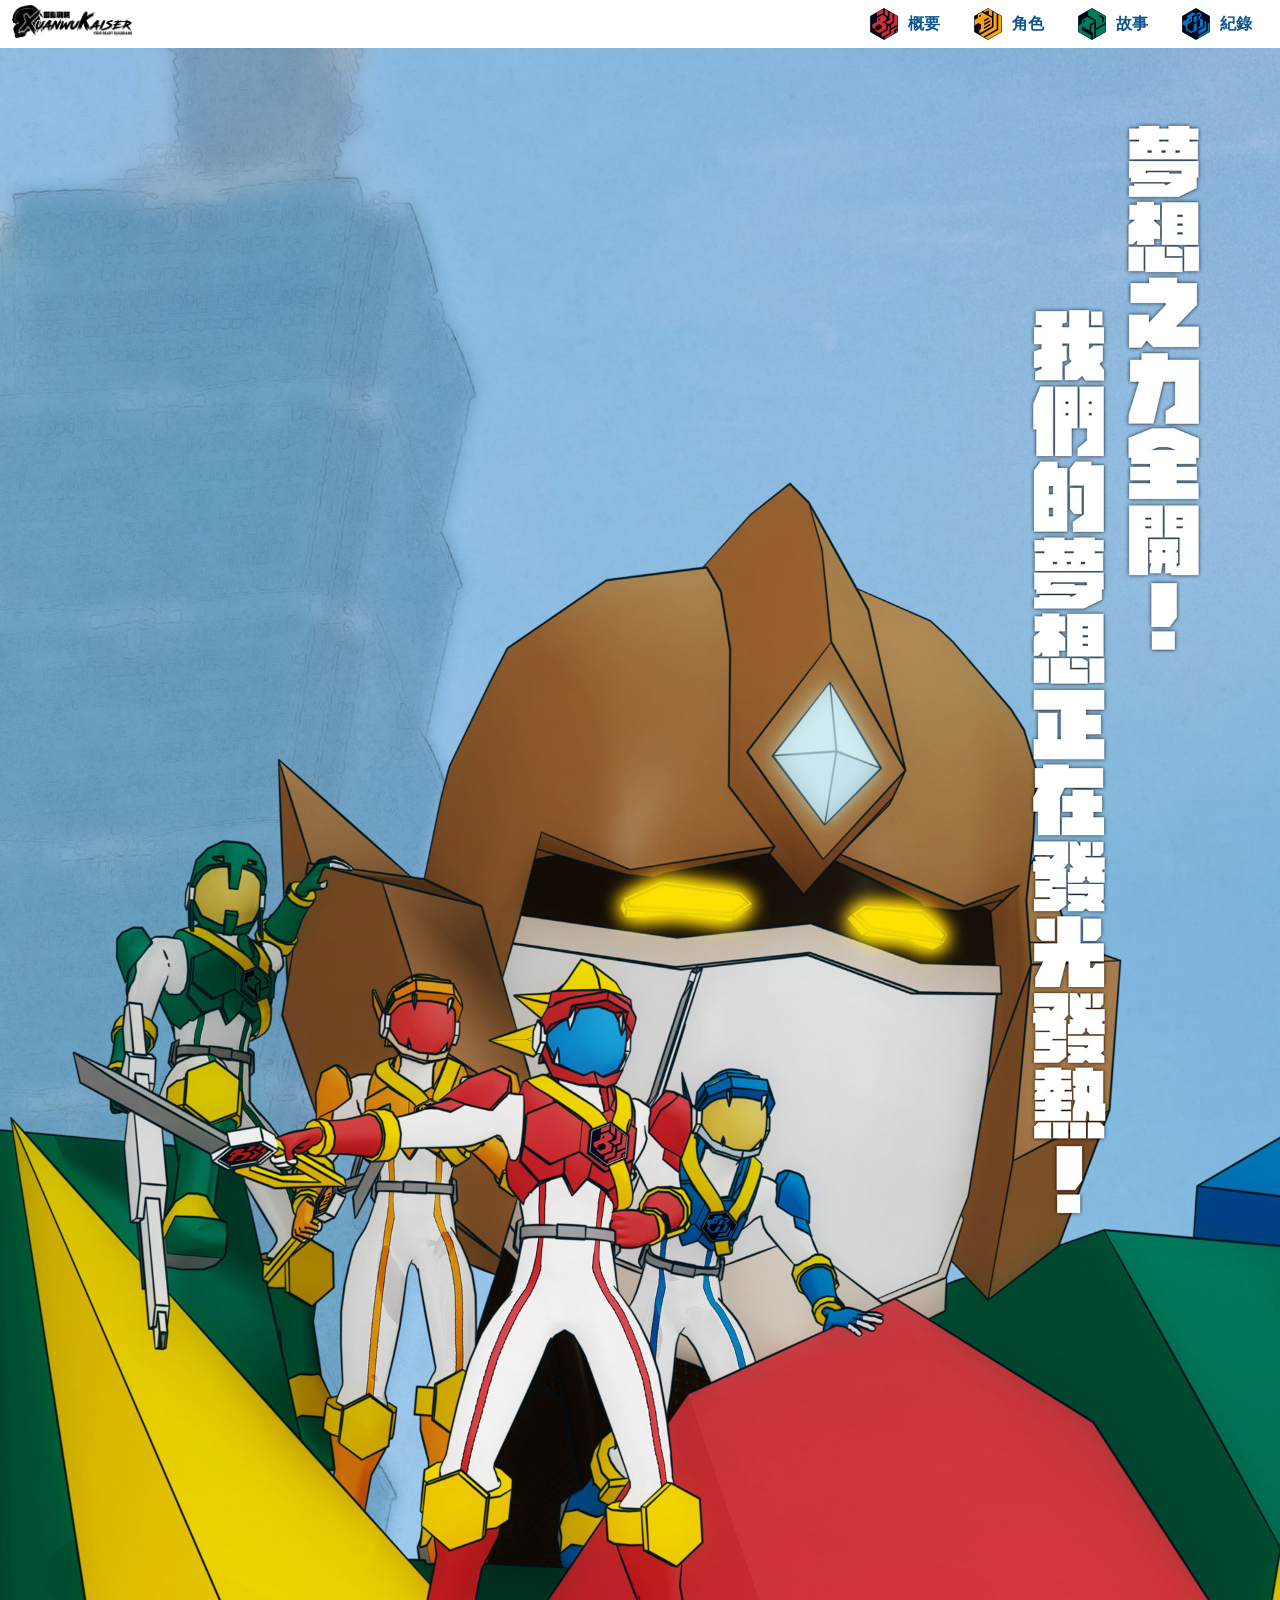
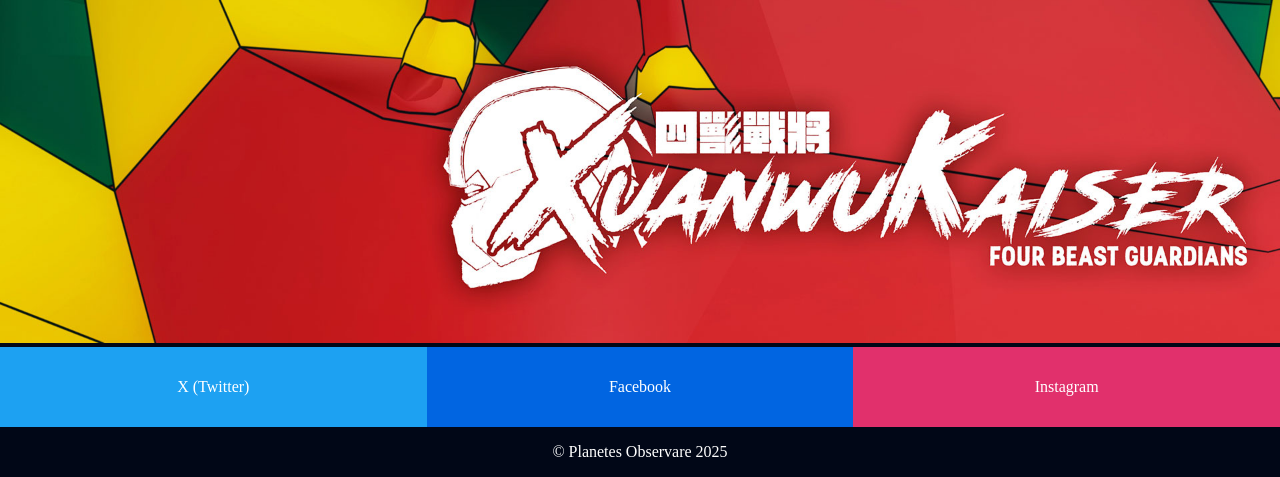
<file: index.html>
<!DOCTYPE html>
<html lang="zh-TW">
<head>
    <title>四獸戰將-Four Beast Guardians-</title>
    <meta charset="UTF-8">
    <meta name="viewport" content="width=device-width, initial-scale=1">
    <meta http-equiv="X-UA-Compatible" content="IE=edge">
    <meta name="og:url" content="https://4BeastGuardians.planetes-observare.taipei/">
    <meta name="og:title" content="四獸戰將-Four Beast Guardians-">
    <meta name="og:description" content="">
    <meta name="og:image" content="https://4BeastGuardians.planetes-observare.taipei/img/Share/OG_Share_FB.jpg">
    <meta name="og:locale" content="zh_TW">
    <meta name="og:locale:alternate" content="ja">
    <meta name="twitter:title" content="四獸戰將-Four Beast Guardians-">
    <meta name="twitter:description" content="">
    <meta name="twitter:image" content="https://4BeastGuardians.planetes-observare.taipei/img/Share/OG_Share_FB.jpg">
    <meta name="twitter:card" content="summary_large_image">
    <meta name="twitter:site" content="@4BeastGuardians">
    <meta name="twitter:creator" content="@planetesobs1957">
    <link href="img/favicon.svg" rel="icon" type="image/svg">
    <link href="css/normalize.css" rel="stylesheet">
    <link href="css/style.css" rel="stylesheet">
</head>
<body>
    <loading-overlay></loading-overlay>
    <div class="main-container">
        <main-navbar>
            <nav-brand>
                <a href="index.html">
                    <img src="img/Logo/Logo_02.png">
                </a>
            </nav-brand>
            <nav-menu>
                <nav-button link="intro.html"><svg class="sprite nav red-lion"><use href="img/icon-sprite.svg#red-lion"></use></svg>概要</nav-button>
                <nav-button link="character.html"><svg class="sprite nav orange-tiger"><use href="img/icon-sprite.svg#orange-tiger"></use></svg>角色</nav-button>
                <nav-button link="story.html"><svg class="sprite nav green-elephant"><use href="img/icon-sprite.svg#green-elephant"></use></svg>故事</nav-button>
                <nav-button link="record.html"><svg class="sprite nav blue-panthar"><use href="img/icon-sprite.svg#blue-panthar"></use></svg>紀錄</nav-button>
            </nav-menu>
        </main-navbar>
        <div class="main-content">
            <header class="hero-section">
                <img class="img-fluid" src="img/poster_20251227.jpg">
            </header>
        </div>
    </div>
    <footer>
        <div class="sns">
            <a class="x-twitter" href="https://x.com/4BeastGuardians" target="_blank">X (Twitter)</a>
            <a class="facebook" href="https://www.facebook.com/4BeastGuardians" target="_blank">Facebook</a>
            <a class="instagram" href="https://www.instagram.com/4beastguardians/" target="_blank">Instagram</a>
        </div>
        <p>&copy; Planetes Observare 2025</p>
    </footer>
    <script src="https://cdn.jsdelivr.net/npm/gsap@3.12.5/dist/gsap.min.js"></script>
    <script src="js/components/components.js"></script>
    <script src="js/components/custom-components.js"></script>
    <script src="js/common.js"></script>
</body>
</html>
</file>
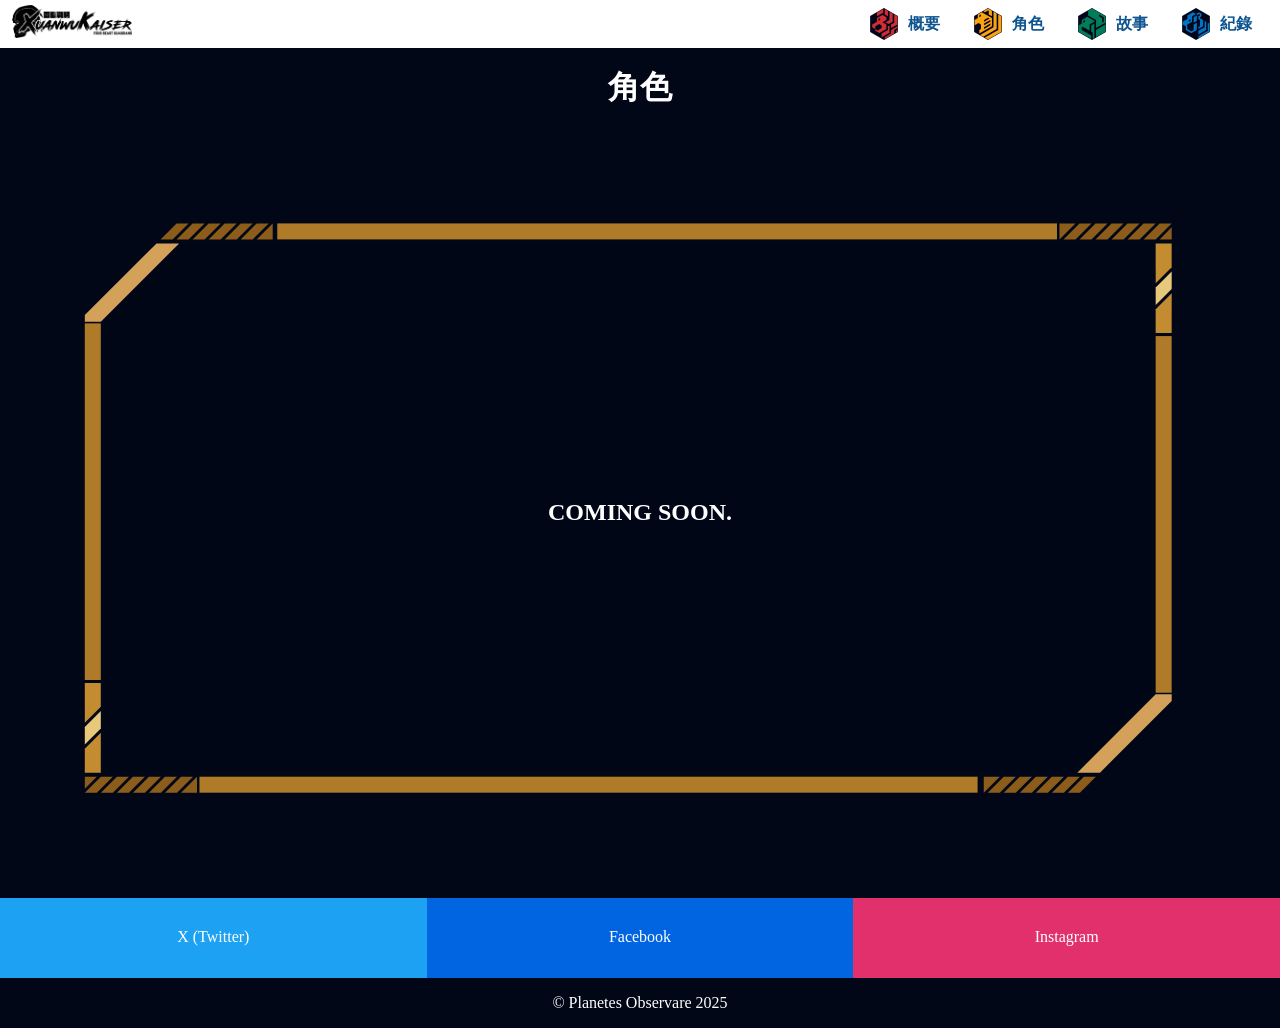
<file: character.html>
<!DOCTYPE html>
<html lang="zh-TW">
<head>
    <title>四獸戰將-Four Beast Guardians-</title>
    <meta charset="UTF-8">
    <meta name="viewport" content="width=device-width, initial-scale=1">
    <meta http-equiv="X-UA-Compatible" content="IE=edge">
    <meta name="og:url" content="https://wilddagger.github.io/4BeastGuardians/">
    <meta name="og:title" content="四獸戰將-Four Beast Guardians-">
    <meta name="og:description" content="">
    <meta name="og:image" content="https://wilddagger.github.io/4BeastGuardians/img/Share/OG_Share_FB.jpg">
    <meta name="og:locale" content="zh_TW">
    <meta name="og:locale:alternate" content="ja">
    <meta name="twitter:title" content="四獸戰將-Four Beast Guardians-">
    <meta name="twitter:description" content="">
    <meta name="twitter:image" content="https://wilddagger.github.io/4BeastGuardians/img/Share/OG_Share_FB.jpg">
    <meta name="twitter:card" content="summary_large_image">
    <meta name="twitter:site" content="@4BeastGuardians">
    <meta name="twitter:creator" content="@planetesobs1957">
    <link href="css/normalize.css" rel="stylesheet">
    <link href="css/style.css" rel="stylesheet">
</head>
<body>
    <loading-overlay></loading-overlay>
    <div class="main-container">
        <main-navbar>
            <nav-brand>
                <a href="index.html">
                    <img src="img/Logo/Logo_02.png">
                </a>
            </nav-brand>
            <nav-menu>
                <nav-button link="intro.html"><svg class="sprite nav red-lion"><use href="img/icon-sprite.svg#red-lion"></use></svg>概要</nav-button>
                <nav-button link="character.html"><svg class="sprite nav orange-tiger"><use href="img/icon-sprite.svg#orange-tiger"></use></svg>角色</nav-button>
                <nav-button link="story.html"><svg class="sprite nav green-elephant"><use href="img/icon-sprite.svg#green-elephant"></use></svg>故事</nav-button>
                <nav-button link="record.html"><svg class="sprite nav blue-panthar"><use href="img/icon-sprite.svg#blue-panthar"></use></svg>紀錄</nav-button>
            </nav-menu>
        </main-navbar>
        <div class="main-content">
            <header class="content-header">
                <h1>角色</h1>
            </header>
            <modal-frame>
                <p class="coming-soon">Coming Soon.</p>
            </modal-frame>
        </div>
    </div>
    <footer>
        <div class="sns">
            <a class="x-twitter" href="https://x.com/4BeastGuardians" target="_blank">X (Twitter)</a>
            <a class="facebook" href="https://www.facebook.com/4BeastGuardians" target="_blank">Facebook</a>
            <a class="instagram" href="https://www.instagram.com/4beastguardians/" target="_blank">Instagram</a>
        </div>
        <p>&copy; Planetes Observare 2025</p>
    </footer>
    <script src="https://cdn.jsdelivr.net/npm/gsap@3.12.5/dist/gsap.min.js"></script>
    <script src="js/components/components.js"></script>
    <script src="js/components/custom-components.js"></script>
    <script src="js/common.js"></script>
</body>
</html>
</file>
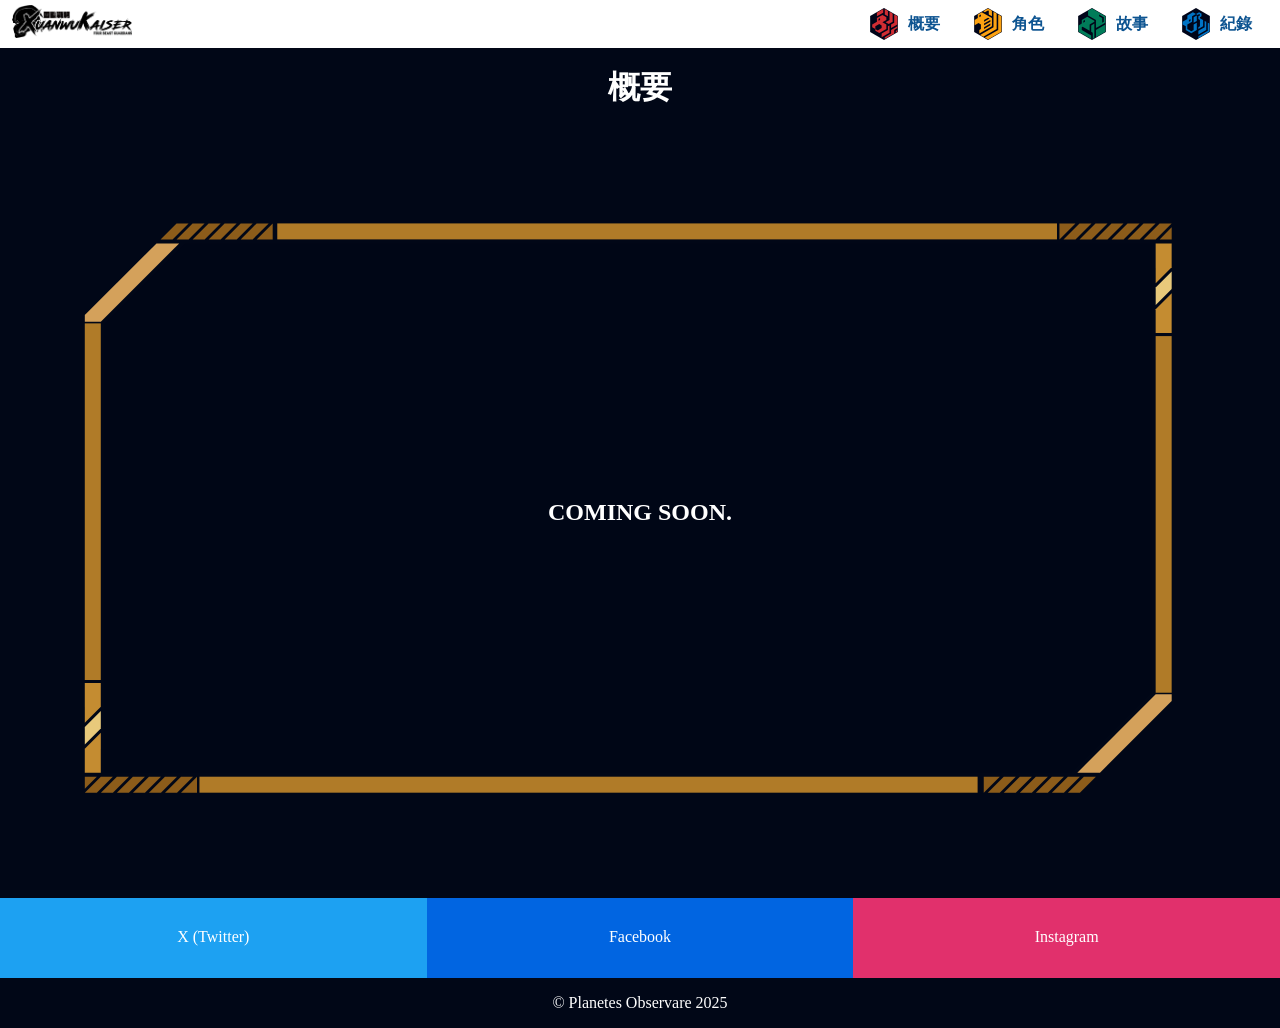
<file: intro.html>
<!DOCTYPE html>
<html lang="zh-TW">
<head>
    <title>四獸戰將-Four Beast Guardians-</title>
    <meta charset="UTF-8">
    <meta name="viewport" content="width=device-width, initial-scale=1">
    <meta http-equiv="X-UA-Compatible" content="IE=edge">
    <meta name="og:url" content="https://4BeastGuardians.planetes-observare.taipei/">
    <meta name="og:title" content="四獸戰將-Four Beast Guardians-">
    <meta name="og:description" content="">
    <meta name="og:image" content="https://4BeastGuardians.planetes-observare.taipei/img/Share/OG_Share_FB.jpg">
    <meta name="og:locale" content="zh_TW">
    <meta name="og:locale:alternate" content="ja">
    <meta name="twitter:title" content="四獸戰將-Four Beast Guardians-">
    <meta name="twitter:description" content="">
    <meta name="twitter:image" content="https://4BeastGuardians.planetes-observare.taipei/img/Share/OG_Share_FB.jpg">
    <meta name="twitter:card" content="summary_large_image">
    <meta name="twitter:site" content="@4BeastGuardians">
    <meta name="twitter:creator" content="@planetesobs1957">
    <link href="img/favicon.svg" rel="icon" type="image/svg">
    <link href="css/normalize.css" rel="stylesheet">
    <link href="css/style.css" rel="stylesheet">
</head>
<body>
    <loading-overlay></loading-overlay>
    <div class="main-container">
        <main-navbar>
            <nav-brand>
                <a href="index.html">
                    <img src="img/Logo/Logo_02.png">
                </a>
            </nav-brand>
            <nav-menu>
                <nav-button link="intro.html"><svg class="sprite nav red-lion"><use href="img/icon-sprite.svg#red-lion"></use></svg>概要</nav-button>
                <nav-button link="character.html"><svg class="sprite nav orange-tiger"><use href="img/icon-sprite.svg#orange-tiger"></use></svg>角色</nav-button>
                <nav-button link="story.html"><svg class="sprite nav green-elephant"><use href="img/icon-sprite.svg#green-elephant"></use></svg>故事</nav-button>
                <nav-button link="record.html"><svg class="sprite nav blue-panthar"><use href="img/icon-sprite.svg#blue-panthar"></use></svg>紀錄</nav-button>
            </nav-menu>
        </main-navbar>
        <div class="main-content">
            <header class="content-header">
                <h1>概要</h1>
            </header>
            <modal-frame>
                <p class="coming-soon">Coming Soon.</p>
            </modal-frame>
        </div>
    </div>
    <footer>
        <div class="sns">
            <a class="x-twitter" href="https://x.com/4BeastGuardians" target="_blank">X (Twitter)</a>
            <a class="facebook" href="https://www.facebook.com/4BeastGuardians" target="_blank">Facebook</a>
            <a class="instagram" href="https://www.instagram.com/4beastguardians/" target="_blank">Instagram</a>
        </div>
        <p>&copy; Planetes Observare 2025</p>
    </footer>
    <script src="https://cdn.jsdelivr.net/npm/gsap@3.12.5/dist/gsap.min.js"></script>
    <script src="js/components/components.js"></script>
    <script src="js/components/custom-components.js"></script>
    <script src="js/common.js"></script>
</body>
</html>
</file>
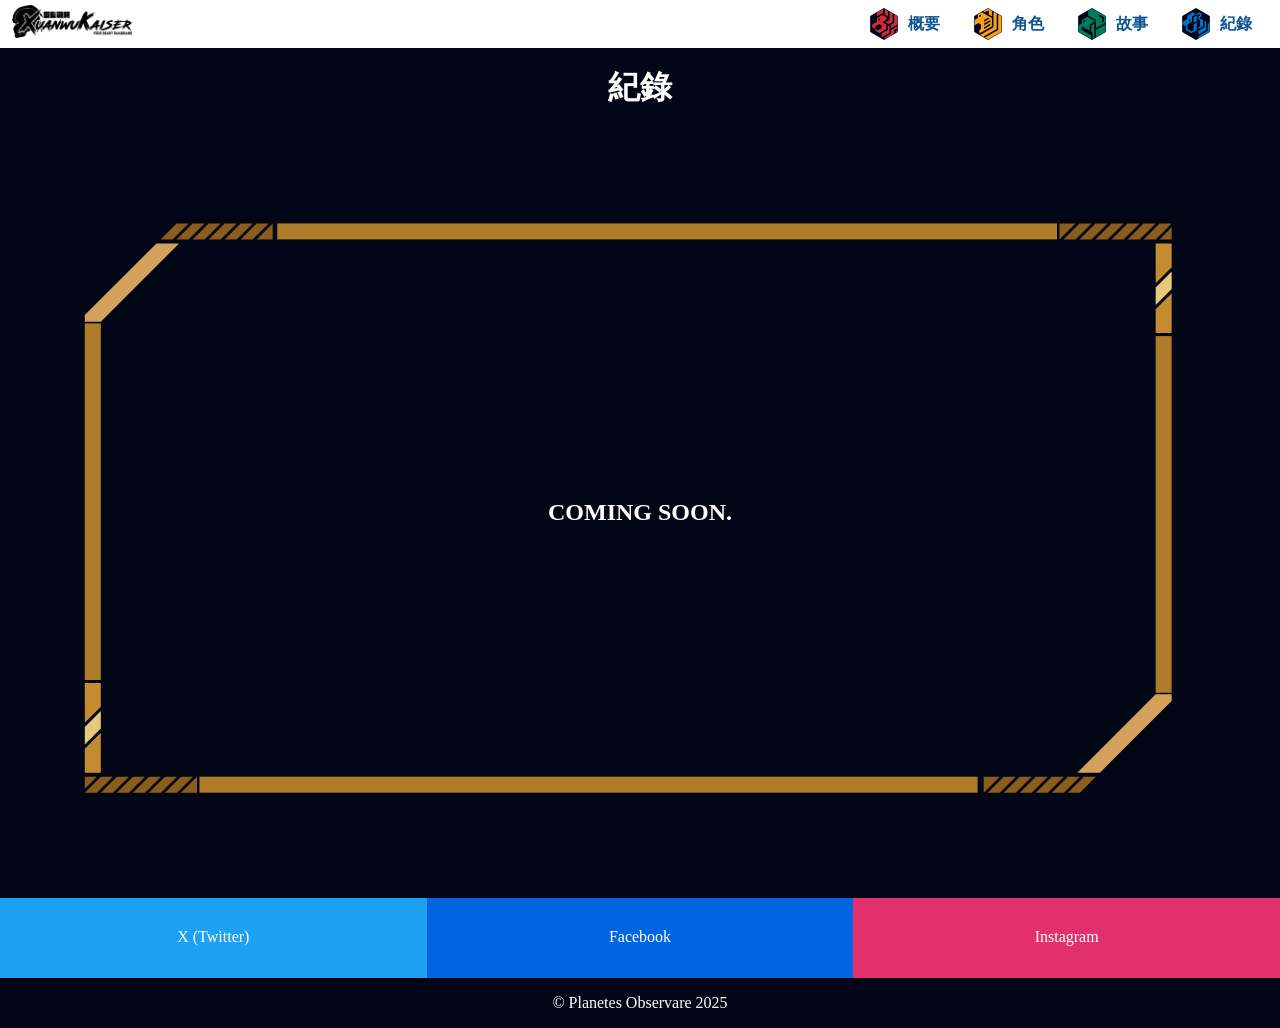
<file: record.html>
<!DOCTYPE html>
<html lang="zh-TW">
<head>
    <title>四獸戰將-Four Beast Guardians-</title>
    <meta charset="UTF-8">
    <meta name="viewport" content="width=device-width, initial-scale=1">
    <meta http-equiv="X-UA-Compatible" content="IE=edge">
    <meta name="og:url" content="https://4BeastGuardians.planetes-observare.taipei/">
    <meta name="og:title" content="四獸戰將-Four Beast Guardians-">
    <meta name="og:description" content="">
    <meta name="og:image" content="https://4BeastGuardians.planetes-observare.taipei/img/Share/OG_Share_FB.jpg">
    <meta name="og:locale" content="zh_TW">
    <meta name="og:locale:alternate" content="ja">
    <meta name="twitter:title" content="四獸戰將-Four Beast Guardians-">
    <meta name="twitter:description" content="">
    <meta name="twitter:image" content="https://4BeastGuardians.planetes-observare.taipei/img/Share/OG_Share_FB.jpg">
    <meta name="twitter:card" content="summary_large_image">
    <meta name="twitter:site" content="@4BeastGuardians">
    <meta name="twitter:creator" content="@planetesobs1957">
    <link href="img/favicon.svg" rel="icon" type="image/svg">
    <link href="css/normalize.css" rel="stylesheet">
    <link href="css/style.css" rel="stylesheet">
</head>
<body>
    <loading-overlay></loading-overlay>
    <div class="main-container">
        <main-navbar>
            <nav-brand>
                <a href="index.html">
                    <img src="img/Logo/Logo_02.png">
                </a>
            </nav-brand>
            <nav-menu>
                <nav-button link="intro.html"><svg class="sprite nav red-lion"><use href="img/icon-sprite.svg#red-lion"></use></svg>概要</nav-button>
                <nav-button link="character.html"><svg class="sprite nav orange-tiger"><use href="img/icon-sprite.svg#orange-tiger"></use></svg>角色</nav-button>
                <nav-button link="story.html"><svg class="sprite nav green-elephant"><use href="img/icon-sprite.svg#green-elephant"></use></svg>故事</nav-button>
                <nav-button link="record.html"><svg class="sprite nav blue-panthar"><use href="img/icon-sprite.svg#blue-panthar"></use></svg>紀錄</nav-button>
            </nav-menu>
        </main-navbar>
        <div class="main-content">
            <header class="content-header">
                <h1>紀錄</h1>
            </header>
            <modal-frame>
                <p class="coming-soon">Coming Soon.</p>
            </modal-frame>
        </div>
    </div>
    <footer>
        <div class="sns">
            <a class="x-twitter" href="https://x.com/4BeastGuardians" target="_blank">X (Twitter)</a>
            <a class="facebook" href="https://www.facebook.com/4BeastGuardians" target="_blank">Facebook</a>
            <a class="instagram" href="https://www.instagram.com/4beastguardians/" target="_blank">Instagram</a>
        </div>
        <p>&copy; Planetes Observare 2025</p>
    </footer>
    <script src="https://cdn.jsdelivr.net/npm/gsap@3.12.5/dist/gsap.min.js"></script>
    <script src="js/components/components.js"></script>
    <script src="js/components/custom-components.js"></script>
    <script src="js/common.js"></script>
</body>
</html>
</file>
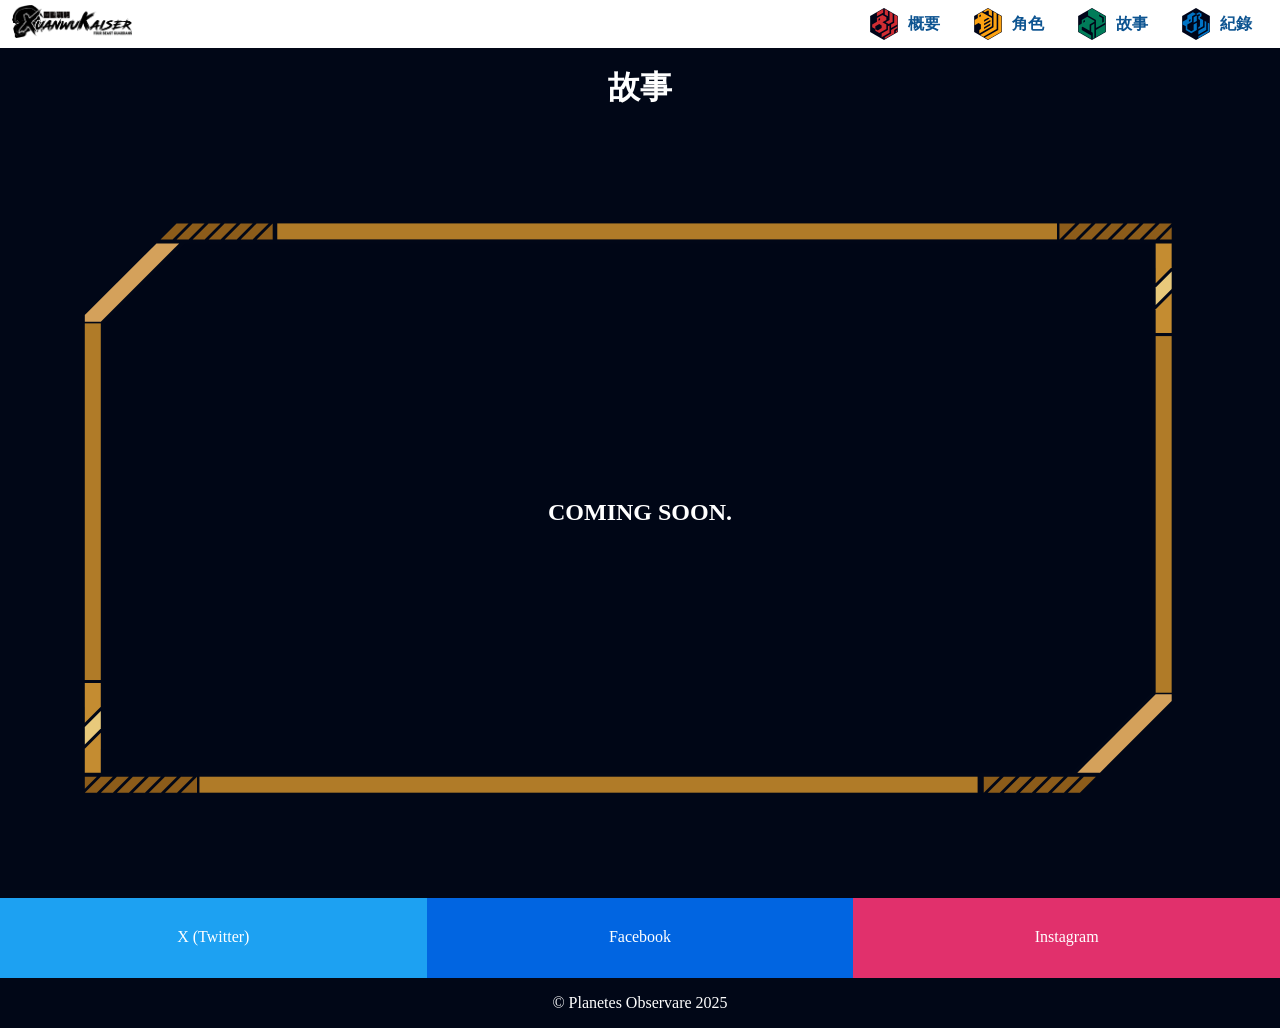
<file: story.html>
<!DOCTYPE html>
<html lang="zh-TW">
<head>
    <title>四獸戰將-Four Beast Guardians-</title>
    <meta charset="UTF-8">
    <meta name="viewport" content="width=device-width, initial-scale=1">
    <meta http-equiv="X-UA-Compatible" content="IE=edge">
    <meta name="og:url" content="https://4BeastGuardians.planetes-observare.taipei/">
    <meta name="og:title" content="四獸戰將-Four Beast Guardians-">
    <meta name="og:description" content="">
    <meta name="og:image" content="https://4BeastGuardians.planetes-observare.taipei/img/Share/OG_Share_FB.jpg">
    <meta name="og:locale" content="zh_TW">
    <meta name="og:locale:alternate" content="ja">
    <meta name="twitter:title" content="四獸戰將-Four Beast Guardians-">
    <meta name="twitter:description" content="">
    <meta name="twitter:image" content="https://4BeastGuardians.planetes-observare.taipei/img/Share/OG_Share_FB.jpg">
    <meta name="twitter:card" content="summary_large_image">
    <meta name="twitter:site" content="@4BeastGuardians">
    <meta name="twitter:creator" content="@planetesobs1957">
    <link href="img/favicon.svg" rel="icon" type="image/svg">
    <link href="css/normalize.css" rel="stylesheet">
    <link href="css/style.css" rel="stylesheet">
</head>
<body>
    <loading-overlay></loading-overlay>
    <div class="main-container">
        <main-navbar>
            <nav-brand>
                <a href="index.html">
                    <img src="img/Logo/Logo_02.png">
                </a>
            </nav-brand>
            <nav-menu>
                <nav-button link="intro.html"><svg class="sprite nav red-lion"><use href="img/icon-sprite.svg#red-lion"></use></svg>概要</nav-button>
                <nav-button link="character.html"><svg class="sprite nav orange-tiger"><use href="img/icon-sprite.svg#orange-tiger"></use></svg>角色</nav-button>
                <nav-button link="story.html"><svg class="sprite nav green-elephant"><use href="img/icon-sprite.svg#green-elephant"></use></svg>故事</nav-button>
                <nav-button link="record.html"><svg class="sprite nav blue-panthar"><use href="img/icon-sprite.svg#blue-panthar"></use></svg>紀錄</nav-button>
            </nav-menu>
        </main-navbar>
        <div class="main-content">
            <header class="content-header">
                <h1>故事</h1>
            </header>
            <modal-frame>
                <p class="coming-soon">Coming Soon.</p>
            </modal-frame>
        </div>
    </div>
    <footer>
        <div class="sns">
            <a class="x-twitter" href="https://x.com/4BeastGuardians" target="_blank">X (Twitter)</a>
            <a class="facebook" href="https://www.facebook.com/4BeastGuardians" target="_blank">Facebook</a>
            <a class="instagram" href="https://www.instagram.com/4beastguardians/" target="_blank">Instagram</a>
        </div>
        <p>&copy; Planetes Observare 2025</p>
    </footer>
    <script src="https://cdn.jsdelivr.net/npm/gsap@3.12.5/dist/gsap.min.js"></script>
    <script src="js/components/components.js"></script>
    <script src="js/components/custom-components.js"></script>
    <script src="js/common.js"></script>
</body>
</html>
</file>
<file: css/style.css>
* {
    --background-color: #010717;
    --text-color: #fff;

    --main-nav-background-color: #fff;
    --main-nav-link-color: #0d5491;

    --main-nav-link-hover-background-color: #554614;
    --main-nav-link-hover-color: #ffffff;
}

body {
    background-color: var(--background-color);
    color: var(--text-color);
}

.img-fluid {
    width: 100%;
    height: auto;
}

main-navbar {
    width: 100%;
}

main-navbar::part(main) {
    background-color: var(--main-nav-background-color);
    padding: 0 12px;
}

nav-brand img {
    max-width: 120px;
    height: auto;
}

main-navbar nav-menu {
    --nav-menu-items-gap: 0;
}

main-navbar nav-button::part(link) {
    display: inline-flex;
    flex-direction: row;
    justify-content: flex-start;
    align-items: center;
    gap: 8px;
    font-weight: bold;
    line-height: 0;
    
    --nav-link-color: var(--main-nav-link-color);
    --nav-link-hover-color: var(--main-nav-link-hover-color);
    --nav-link-hover-background-color: var(--main-nav-link-hover-background-color);

    --nav-link-icon-width: 32px;
    --nav-link-icon-height: 32px;
}

/* .sprite.nav {
    width: 32px;
    height: auto;
    display: block;
} */

.main-container {
    width: 100%;
    text-align: center;
    padding: 0 0;
    margin: 0 0;
}

.main-content {
    display: flex;
    flex-direction: column;
    justify-content: center;
    padding-top: 48px;
}

.coming-soon {
    font-weight: bold;
    font-size: 1.5em;
    text-transform: uppercase;
}

.sns {
    width: 100%;
    height: 5em;
    display: flex;
    justify-content: center;
    align-items: center;
}

.sns a {
    flex: 1;
    text-align: center;
    padding: 1em;
    text-decoration: none;
    box-sizing: border-box; /* 讓 padding 包含在高度內 */
    height: 100%; /* 填滿父元素高度 */
    display: flex; /* 讓文字可以垂直置中 */
    align-items: center;
    justify-content: center;
    font-weight: 400;
    transition: 0.25s;
}

.sns a.x-twitter {
    background-color: #1DA1F2;
    color: #fff;
}

.sns a.facebook {
    background-color: #0165E1;
    color: #fff;
}

.sns a.instagram {
    background-color: #E1306C;
    color: #fff;
}

.sns a:hover {
    font-weight: 900;
}

footer {
    text-align: center;
}
</file>
